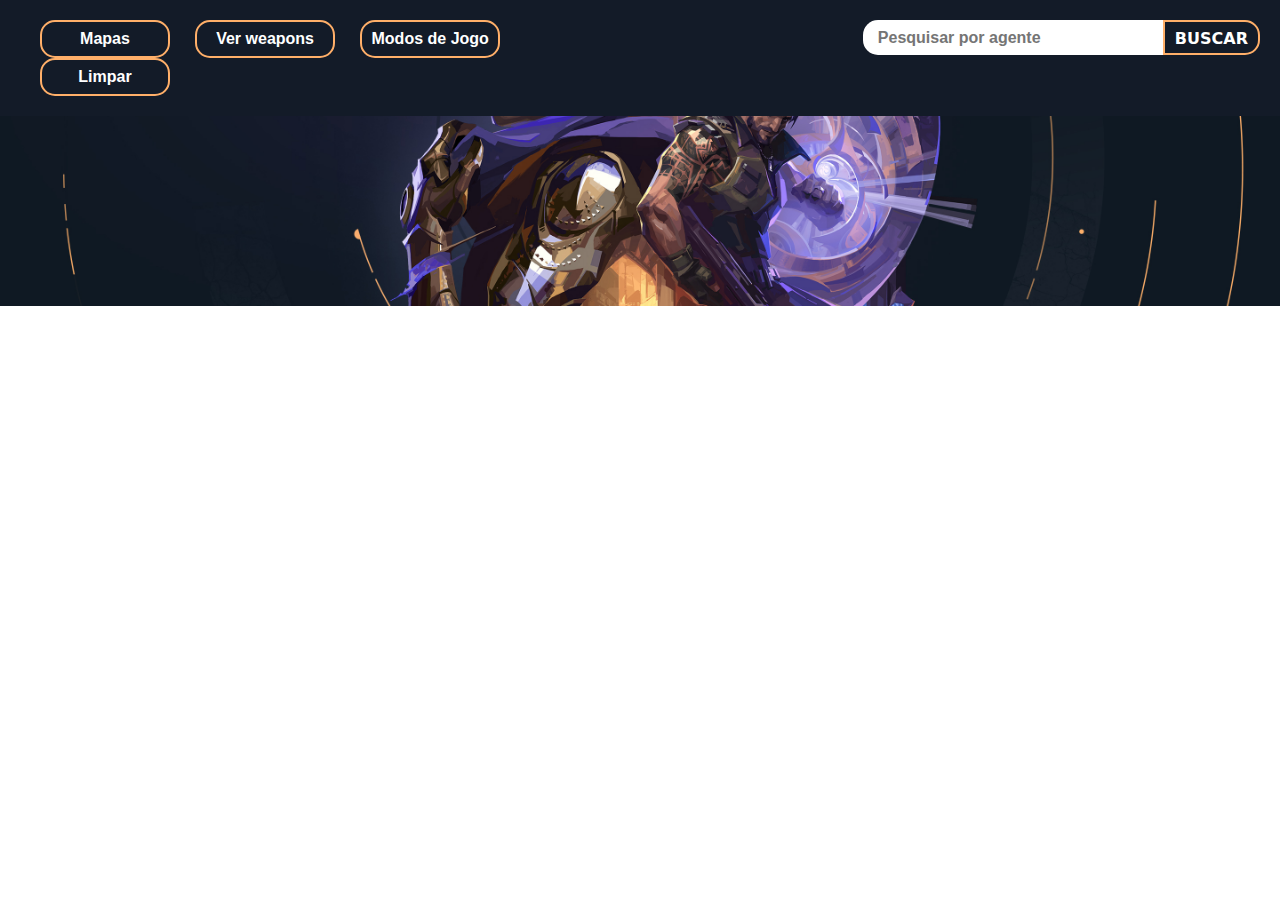
<file: html/index.html>
<!DOCTYPE html>
<html lang="pt-br">
<head>
    <meta charset="UTF-8">
    <meta http-equiv="X-UA-Compatible" content="IE=edge">
    <meta name="viewport" content="width=device-width, initial-scale=1.0">
    <title>Página inicial</title>
    
    <!-- Bootstrap 5 -->
    <link href="https://cdn.jsdelivr.net/npm/bootstrap@5.2.3/dist/css/bootstrap.min.css" rel="stylesheet">
    <script src="https://cdn.jsdelivr.net/npm/bootstrap@5.2.3/dist/js/bootstrap.bundle.min.js"></script>

    <link rel="stylesheet" href="../css/index.css"> 
    <script src="../js/index.js"></script>
    
</head>
<body>
    <header>
        <div class="row">
            <div class="col">
    
                <button id="maps" onclick="mapas()">Mapas</button>
    
                <button id="buttvieweapons"><a id="viewapons" href="wpns.html">Ver weapons</a></button>
    
                <button id="modjogo" onclick="modosdejogos()">Modos de Jogo</button>
                
                <button id="limpar" onclick="limpar()">Limpar</button>
            </div>
    
            <div class="col" id="pesquisar">
                <input placeholder="Pesquisar por agente " type="text" id="nomes">
                <button id="nomeagent" onclick="buscar()">BUSCAR</button>
            </div>
        </div>
    </header>
    <main>
        
        <div class="row" id="infoagentes"></div>
        
        <div class="row " id="modos"></div>

        <div class="row" id="mapas"></div>

        <div id="grupocard">
            <div class="card-group p-5" id="cards" ></div>
        </div>
        
    </main>
</body>
</html>
</file>
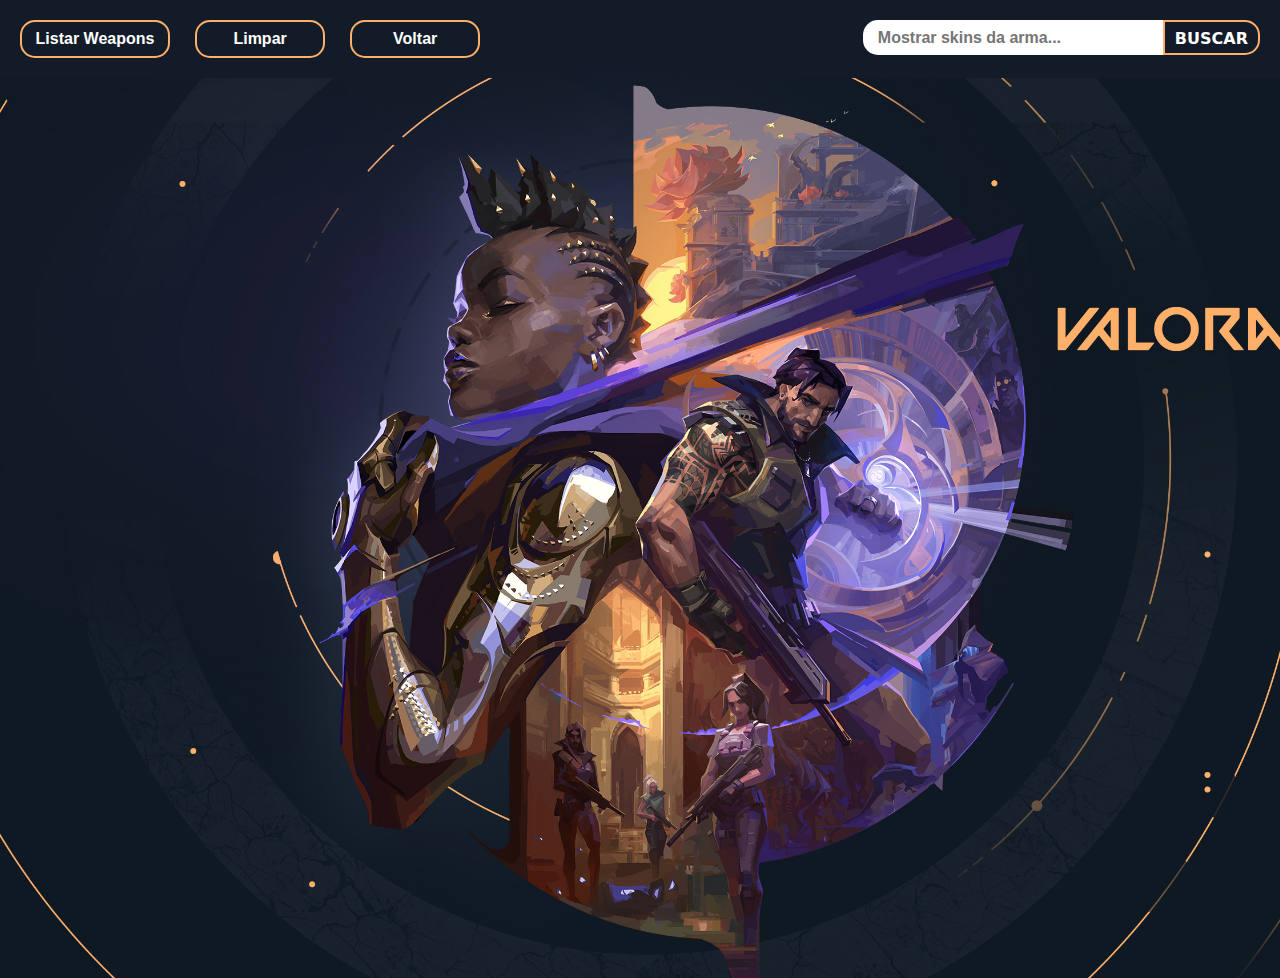
<file: html/wpns.html>
<!DOCTYPE html>
<html lang="pt-br">
<head>
    <meta charset="UTF-8">
    <meta http-equiv="X-UA-Compatible" content="IE=edge">
    <meta name="viewport" content="width=device-width, initial-scale=1.0">
    <title>Weapons</title>

       <!-- Bootstrap 5 -->
    <link href="https://cdn.jsdelivr.net/npm/bootstrap@5.2.3/dist/css/bootstrap.min.css" rel="stylesheet">
    <script src="https://cdn.jsdelivr.net/npm/bootstrap@5.2.3/dist/js/bootstrap.bundle.min.js"></script>

    <link rel="stylesheet" href="../css/index.css"> 
    <script src="../js/index.js"></script>

</head>
<body>
     <header>


        <div id="weaponshtml" class="row">

        
            <div id="listweapons" class="col-sm">
               <button id="listrabtt" onclick="listar()"> Listar Weapons</button>
               <button id="limpar" onclick="limpar2()">Limpar</button>
               <button id="voltar">
                <a id="linkvoltar" href="../html/index.html"> Voltar</a></button>
           </div>  
           
           <div class="col-sm" id="pesquisarskin">
                   <input type="text" id="nomeskin" placeholder="Mostrar skins da arma...  ">
                   <button id="buttonskins" onclick="skinsweapons()">BUSCAR</button> 
               </div>
           </div>
        </header>
        <main id="main2">
           <div class="row" id="weaponskin">
           </div>
           
           <br>
           <div class="row" id="weapons">
           </div>
        </main>   
</body>
</html>
</file>
<file: css/index.css>
@import url('https://fonts.googleapis.com/css2?family= Poppins :wght@300 & display=swap');  

a{
    color: white;
    text-decoration: none;
}
main{
    background-image: url('../img/1307850.jpg') ;
    width: 100vw;
    /* height: 100px; */
    background-position: center center;
    background-repeat: no-repeat;
    background-size: cover;
    font-family: Arial, sans-serif;
    margin: 0;
    padding: 2px;
}
#main2{
    background-image: url('../img/1307850.jpg') ;
    width: 100vw;
    height: 100vh;
    background-position: center center;
    background-repeat: no-repeat;
    background-size: cover;
    font-family: Arial, sans-serif;
    margin: 0;
    padding: 2px;
}
header {
    background-color: #131b28;
    width: 100vw;
    padding: 20px;
}
/* ------------------------------- */

#logo_navbar {
    width: 70px;
}
#links_navbar {
    display: flex;
    justify-content: flex-end;
    flex-grow: 1;
}
#links_navbar a {
    color: white;
    margin-left: 10px;
    text-decoration: none;
}
/* ------------------------------- */

/* div e buttons agentes */
#pesquisar{
    display: flex;
    justify-content: flex-end;
    border: #FF4655 2px;
    
}
#nomes {
    padding-left: 15px;
    width: 300px;
    height: 35px;
    border: none;
    border-radius: 15px 0px 0px 15px;
    cursor: pointer;
    font-family:Arial, sans-serif;
    font-weight: bold;
    
}
#nomeagent {
    height: 35px;
    padding: 5px 10px;
    border: 2px solid #FFAF69;
    background-color: #131b2800;
    color: white;
    /* border:none; */
    border-radius: 0px 15px 15px 0px;
    cursor: pointer;
    font-weight: bold;
}
#agent{
    padding: 20px;
    width: 500px;
    margin-top: 50px;
    display: flex;
    justify-self: center;
    background-color: #00000091 ;
    border: 5px #FFAF69 solid;
    border-radius: 10px;
    color: white;
    font-family: Arial, sans-serif;
    font-weight: bold;
}
#iconagent{
    width: 60%; 
}
#infoagentes{
    color: #fff;
    display: flex;
    justify-content: center;
    border: #FF4655 2px;    
}
#hb1,#hb2,#hb3,#imgult{
    width: 40px;
}
/* --------------------- */


/* div e buttons mapas */
#maps{  
    margin-left: 20px;
    width: 130px;
    padding: 5px;
    border: 2px solid #FFAF69;
    background-color: #131b2800;
    text-decoration: none;
    border-radius: 15px;
    font-family: Arial, sans-serif;
    font-weight: bold;
    color: #fff;
}

#divmaps{
    padding-left: 50px;
    max-width: 550px;
    height: 650%;
    margin-top: 50px;
    background-color: #00000091 ;
    border: 5px #FFAF69 solid;
    border-radius: 10px;
    color: white;
    font-family: Arial, sans-serif;
    font-weight: bold;
    margin-left: 30px;
    font-size: 20pt;
}
#mapas{
    padding: 5px;
    display: flex;
    flex-flow: row wrap;
}

/* ------------------------ */

/* Div buttons modo de jogo */
#modjogo {
    margin-left: 20px;
    width: 140px;
    padding: 5px;
    border: 2px solid #FFAF69;
    background-color: #131b2800;
    text-decoration: none;
    border-radius: 15px;
    font-family: Arial, sans-serif;
    font-weight: bold;
    color: #fff;
}
#gamesmodos{
    width: 400px;
    height: 150px;
    padding-top: 15px;
    margin-top: 50px;
    background-color: #00000091 ;
    border: 5px #FFAF69 solid;
    border-radius: 10px;
    color: white;
    font-family: Arial, sans-serif;
    font-weight: bold;
    margin-left: 30px;
    font-size: 18pt ;  
}
#modos{
    margin-top: 80px;
    display: flex;
      flex-flow: row wrap;
}
/* ---------------------------------- */

/* Div Function limpar pagina e voltar */
#limpar{
    margin-left: 20px;
    width: 130px;
    padding: 5px;
    border: 2px solid #FFAF69;
    background-color: #131b2800;
    text-decoration: none;
    border-radius: 15px;
    font-family: Arial, sans-serif;
    font-weight: bold;
    color: #fff;
}
#voltar{
    margin-left: 20px;
    width: 130px;
    padding: 5px;
    border: 2px solid #FFAF69;
    background-color: #131b2800;
    text-decoration: none;
    border-radius: 15px;
    font-family: Arial, sans-serif;
    font-weight: bold;
    color: #fff;
}
#linkvoltar{
    text-decoration: none;
    color: #fff;
}

/* ----------------------- */


/* Div e buttons skins e armas*/

#viewapons{
    padding: 10px;
    color: #fff;
    text-decoration: none;
    
}#buttvieweapons{ 
    margin-left: 20px;
    width: 140px;
    padding: 5px;
    border: 2px solid #FFAF69;
    background-color: #131b2800;
    text-decoration: none;
    border-radius: 15px;
    font-family: Arial, sans-serif;
    font-weight: bold;
}
#pesquisarskin{
    display: flex;
    justify-content: flex-end;
    border: #FF4655 2px;

}
#listrabtt{
    width: 150px;
    padding: 5px;
    border: 2px solid #FFAF69;
    background-color: #131b2800;
    text-decoration: none;
    border-radius: 15px;
    font-family: Arial, sans-serif;
    font-weight: bold;
    font-size: 12pt;
    color: #fff;
}
#listweapons{
  justify-content: flex-start ;

}
#weaponshtml{
    display: flex;
    justify-content: end;

}
#nomeskin{
    justify-content: end;
    padding-left: 15px;
    width: 300px;
    height: 35px;
    border: none;
    border-radius: 15px 0px 0px 15px;
    cursor: pointer;
    font-family:Arial, sans-serif;
    font-weight: bold;
}

#buttonskins{
    height: 35px;
    padding: 5px 10px;
    border: 2px solid #FFAF69;
    background-color: #131b2800;
    color: white;
    border-radius: 0px 15px 15px 0px;
    cursor: pointer;
    font-weight: bold;
}

#weaponsdiv{
    padding-left: 20px;
    width: 430px;
    height: 240px;
    margin-top: 50px;
    background-color: #00000091 ;
    border: 5px #FFAF69 solid;
    border-radius: 10px;
    color: white;
    font-family: Arial, sans-serif;
    font-weight: bold;
    margin-left: 30px;
}
#divskins{
    padding-left: 20px;
    width: 530px;
    height: 500px;
    margin-top: 50px;
    background-color: #00000091 ;
    border: 5px #FFAF69 solid;
    border-radius: 10px;
    color: white;
    font-family: Arial, sans-serif;
    font-weight: bold;
    margin-left: 30px;
}
#weaponskin{
    justify-content: center;
    text-align: center;
    align-items: center;
    color: #fff;
}
/* ------------------ */


/* Div cards */

#grupocard{
    padding-left: 2%;
}
.card-group {
    width: 100%;
}

#card1, #card2, #card3{
    border-radius: 15px;
    border: 3px solid #FFAF69;
    
}
.card-title{
    text-align: center;
    font-size: 28pt;
    font-family: 'Poppins', sans-serif;
    color: #FFAF69;
}
.card-text{
    text-align: justify;
    font-family: Arial, Helvetica, sans-serif;
    font-size: 14pt;
}
</file>
